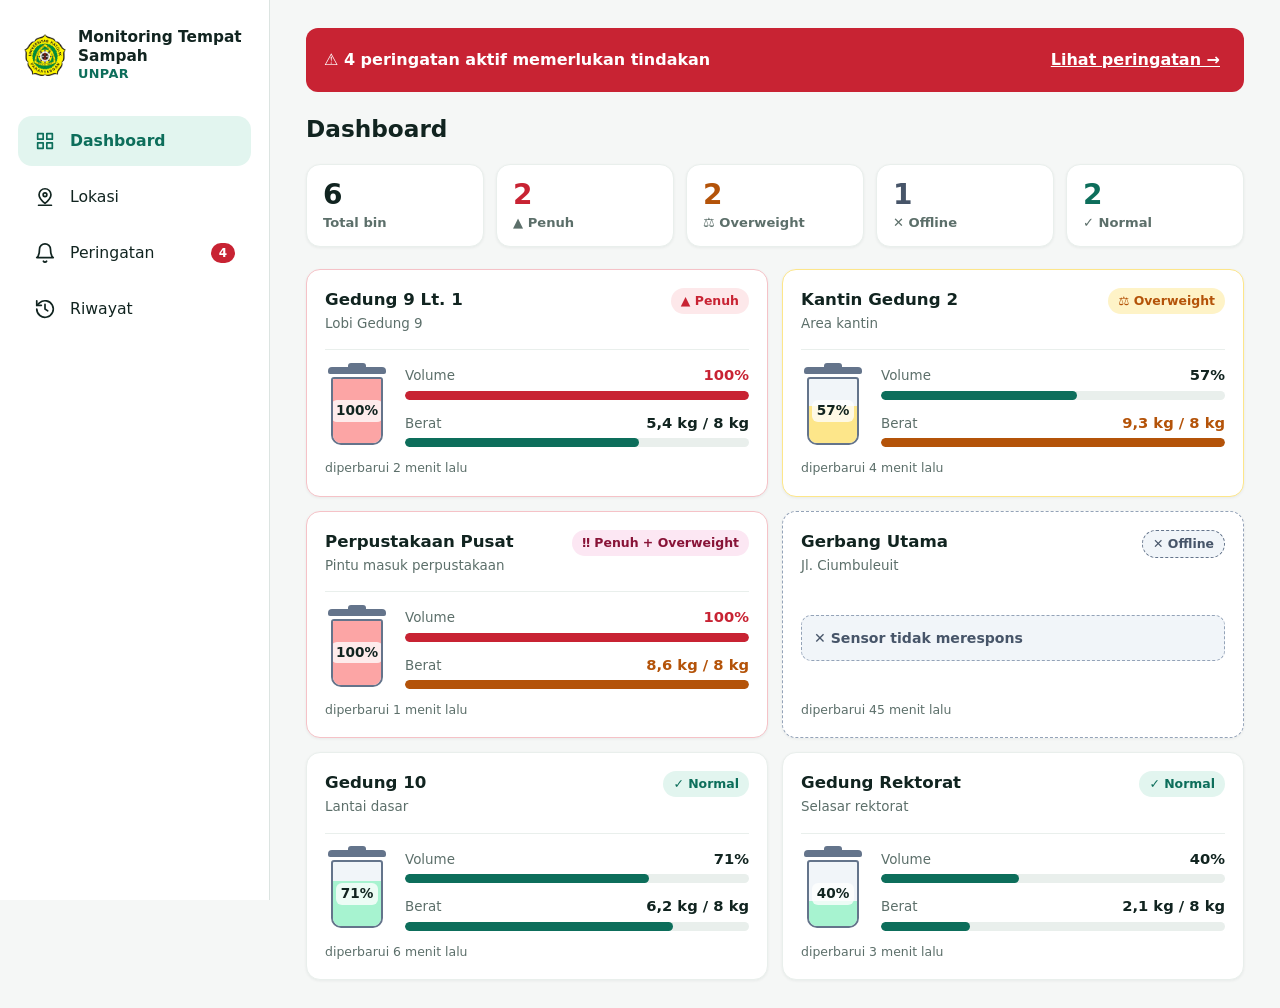
<file: src/main/resources/static/index.html>
<!DOCTYPE html>
<html lang="id">
<head>
  <meta charset="UTF-8">
  <meta name="viewport" content="width=device-width, initial-scale=1">
  <title>Dashboard · Tempat Sampah UNPAR</title>
  <link rel="stylesheet" href="css/style.css">
  <link rel="stylesheet" href="css/dashboard.css">
</head>
<body>
  <main>
    <h1>Dashboard</h1>
    <section class="summary" aria-label="Ringkasan">
      <div class="stat"><span class="stat-num" id="n-total">0</span><span>Total bin</span></div>
      <div class="stat s-PENUH"><span class="stat-num" id="n-PENUH">0</span><span>▲ Penuh</span></div>
      <div class="stat s-OVERWEIGHT"><span class="stat-num" id="n-OVERWEIGHT">0</span><span>⚖ Overweight</span></div>
      <div class="stat s-OFFLINE"><span class="stat-num" id="n-OFFLINE">0</span><span>✕ Offline</span></div>
      <div class="stat s-NORMAL"><span class="stat-num" id="n-NORMAL">0</span><span>✓ Normal</span></div>
    </section>
    <p id="kosong" class="kosong" hidden>Belum ada data tempat sampah.</p>
    <section id="cards" class="cards" aria-label="Daftar tempat sampah"></section>
  </main>

  <template id="card-tpl">
    <article class="card">
      <div class="card-head">
        <div>
          <h2 class="nama"></h2>
          <p class="lokasi"></p>
        </div>
        <span class="badge"></span>
      </div>
      <p class="offline-msg"><span aria-hidden="true">✕</span> Sensor tidak merespons</p>
      <div class="metrics">
        <div class="bin-tank" aria-hidden="true">
          <div class="bin-lid"></div>
          <div class="bin-body">
            <div class="tank-fill"></div>
            <span class="tank-pct"></span>
          </div>
        </div>
        <div class="metric-bars">
          <div class="metric">
            <div class="metric-row"><span>Volume</span><strong class="vol-text"></strong></div>
            <div class="bar" role="progressbar" aria-label="Volume" aria-valuemin="0" aria-valuemax="100"><div class="bar-fill vol-fill"></div></div>
          </div>
          <div class="metric">
            <div class="metric-row"><span>Berat</span><strong class="berat-text"></strong></div>
            <div class="bar" role="progressbar" aria-label="Berat" aria-valuemin="0" aria-valuemax="100"><div class="bar-fill berat-fill"></div></div>
          </div>
        </div>
      </div>
      <p class="updated"></p>
    </article>
  </template>

  <script src="js/mock.js"></script>
  <script src="js/common.js"></script>
  <script src="js/dashboard.js"></script>
</body>
</html>
</file>
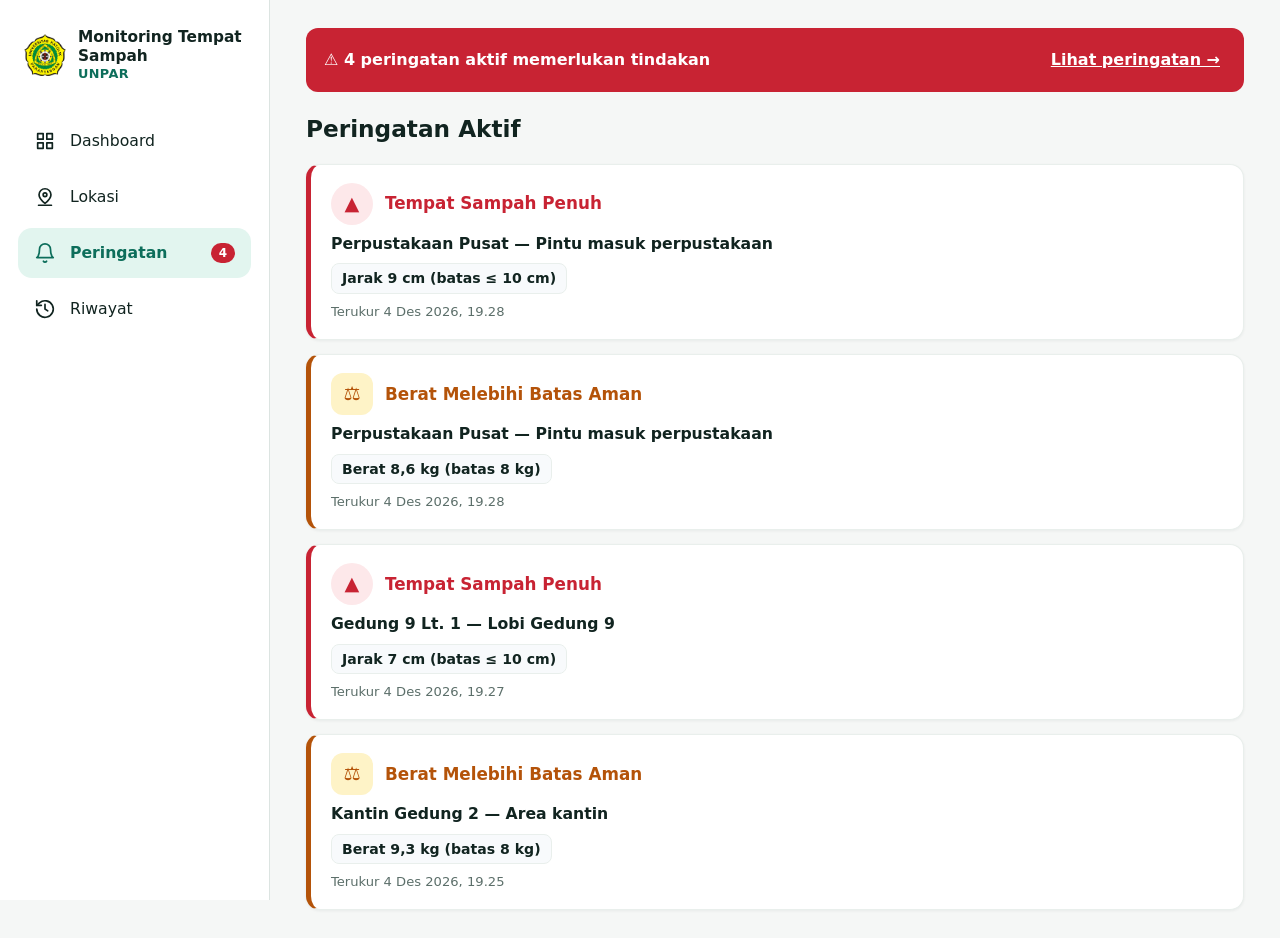
<file: src/main/resources/static/peringatan.html>
<!DOCTYPE html>
<html lang="id">
<head>
  <meta charset="UTF-8">
  <meta name="viewport" content="width=device-width, initial-scale=1">
  <title>Peringatan · Tempat Sampah UNPAR</title>
  <link rel="stylesheet" href="css/style.css">
  <link rel="stylesheet" href="css/peringatan.css">
</head>
<body>
  <main>
    <h1>Peringatan Aktif</h1>
    <p id="kosong" class="kosong" hidden><span aria-hidden="true">✓</span> Tidak ada peringatan aktif</p>
    <ul id="alerts" class="alerts"></ul>
  </main>

  <template id="alert-tpl">
    <li class="alert">
      <div class="alert-head"><span class="alert-icon" aria-hidden="true"></span><h2 class="alert-judul"></h2></div>
      <p class="alert-bin"></p>
      <p class="alert-nilai"></p>
      <p class="alert-waktu"></p>
    </li>
  </template>

  <script src="js/mock.js"></script>
  <script src="js/common.js"></script>
  <script src="js/peringatan.js"></script>
</body>
</html>
</file>
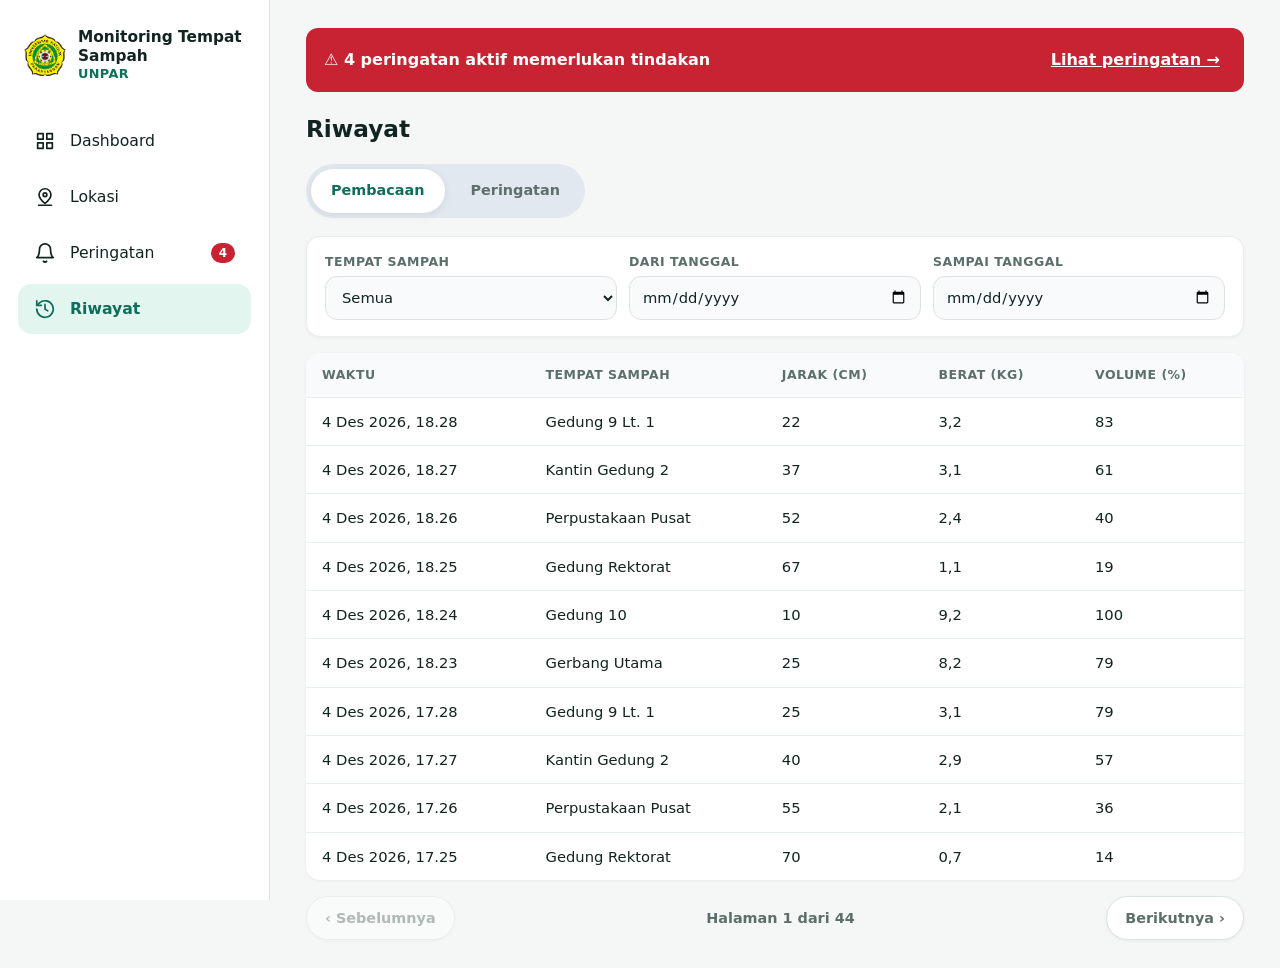
<file: src/main/resources/static/riwayat.html>
<!DOCTYPE html>
<html lang="id">
<head>
  <meta charset="UTF-8">
  <meta name="viewport" content="width=device-width, initial-scale=1">
  <title>Riwayat · Tempat Sampah UNPAR</title>
  <link rel="stylesheet" href="css/style.css">
  <link rel="stylesheet" href="css/riwayat.css">
</head>
<body>
  <main>
    <h1>Riwayat</h1>
    <div class="tabs" role="tablist">
      <button type="button" role="tab" id="tab-baca" aria-selected="true" aria-controls="panel-baca">Pembacaan</button>
      <button type="button" role="tab" id="tab-alert" aria-selected="false" aria-controls="panel-alert">Peringatan</button>
    </div>

    <section id="panel-baca" role="tabpanel" aria-labelledby="tab-baca">
      <form class="filters" id="filter">
        <label>Tempat sampah <select id="f-bin"><option value="">Semua</option></select></label>
        <label>Dari tanggal <input type="date" id="f-dari"></label>
        <label>Sampai tanggal <input type="date" id="f-sampai"></label>
      </form>
      <table class="tabel">
        <thead><tr><th>Waktu</th><th>Tempat sampah</th><th>Jarak (cm)</th><th>Berat (kg)</th><th>Volume (%)</th></tr></thead>
        <tbody id="body-baca"></tbody>
      </table>
      <p id="kosong-baca" class="kosong" hidden>Tidak ada data pembacaan.</p>
      <div id="pager-baca" class="pager"></div>
    </section>

    <section id="panel-alert" role="tabpanel" aria-labelledby="tab-alert" hidden>
      <table class="tabel">
        <thead><tr><th>Waktu</th><th>Tempat sampah</th><th>Jenis</th><th>Nilai vs batas</th><th>Status</th></tr></thead>
        <tbody id="body-alert"></tbody>
      </table>
      <p id="kosong-alert" class="kosong" hidden>Belum ada riwayat peringatan.</p>
      <div id="pager-alert" class="pager"></div>
    </section>
  </main>

  <script src="js/mock.js"></script>
  <script src="js/common.js"></script>
  <script src="js/riwayat.js"></script>
</body>
</html>
</file>
<file: src/main/resources/static/css/style.css>
* { box-sizing: border-box; }
[hidden] { display: none !important; }

:root {
  --bg: #f5f7f6;
  --surface: #ffffff;
  --ink: #112420;
  --muted: #5c6f6a;
  --line: #dce4e1;
  --soft-line: #e9efec;
  --accent: #0d6e5b;
  --accent-bg: #e2f5ef;
  --normal: #0d6e5b;
  --normal-bg: #e2f5ef;
  --penuh: #c82333;
  --penuh-bg: #fde8ea;
  --over: #b45309;
  --over-bg: #fef3c7;
  --po: #881337;
  --po-bg: #fce7f3;
  --off: #475569;
  --off-bg: #f1f5f9;
  --radius: 14px;
  --shadow: 0 1px 3px rgba(17, 36, 32, 0.06);
}

body {
  margin: 0;
  font-family: system-ui, -apple-system, "Segoe UI", Roboto, sans-serif;
  color: var(--ink);
  background: var(--bg);
  line-height: 1.45;
  padding-bottom: 76px;
}

main {
  padding: 20px 16px;
  max-width: 1140px;
  margin: 0 auto;
}

h1 {
  font-size: 1.45rem;
  font-weight: 700;
  margin: 4px 0 18px;
}

h2 {
  font-size: 1rem;
  font-weight: 700;
}

a { color: var(--accent); text-decoration: none; }
button, select, input { font: inherit; min-height: 44px; color: inherit; }
a:focus-visible, button:focus-visible, select:focus-visible, input:focus-visible {
  outline: 3px solid var(--accent);
  outline-offset: 2px;
}

/* Brand Header (Logo UNPAR + teks seperti referensi sidebar) */
.brand {
  display: flex;
  align-items: center;
  gap: 12px;
}
.brand img {
  width: 42px;
  height: 42px;
  object-fit: contain;
  flex: none;
}
.brand-text {
  display: flex;
  flex-direction: column;
  line-height: 1.25;
}
.brand-text strong {
  font-size: 0.96rem;
  font-weight: 700;
  color: var(--ink);
}
.brand-text span {
  font-size: 0.8rem;
  font-weight: 700;
  color: var(--accent);
  letter-spacing: 0.03em;
}

/* Topbar HP + Navigasi */
.mobile-bar {
  background: var(--surface);
  border-bottom: 1px solid var(--soft-line);
  padding: 10px 16px;
}

.nav {
  position: fixed;
  bottom: 0; left: 0; right: 0;
  z-index: 1000;
  display: flex;
  gap: 4px;
  padding: 6px 8px;
  background: var(--surface);
  border-top: 1px solid var(--line);
}
.nav > .brand { display: none; }
.nav a {
  flex: 1;
  position: relative;
  display: flex;
  flex-direction: column;
  align-items: center;
  justify-content: center;
  gap: 3px;
  min-height: 54px;
  border-radius: 12px;
  color: var(--ink);
  font-size: 0.75rem;
  font-weight: 500;
}
.nav a svg {
  width: 22px;
  height: 22px;
  stroke: currentColor;
  stroke-width: 1.85;
  stroke-linecap: round;
  stroke-linejoin: round;
  fill: none;
  flex: none;
}
.nav a:hover { background: #f0f4f2; }
.nav a[aria-current="page"] {
  background: var(--accent-bg);
  color: var(--accent);
  font-weight: 600;
}

.nav-count {
  background: var(--penuh);
  color: #fff;
  font-size: 0.75rem;
  font-weight: 700;
  min-width: 24px;
  height: 20px;
  padding: 0 7px;
  border-radius: 999px;
  display: inline-flex;
  align-items: center;
  justify-content: center;
  position: absolute;
  top: 4px;
  right: 14%;
}

@media (min-width: 900px) {
  body { padding: 0 0 0 270px; }
  .mobile-bar { display: none; }
  .nav {
    top: 0; right: auto;
    width: 270px;
    flex-direction: column;
    gap: 6px;
    padding: 28px 18px;
    border-top: 0;
    border-right: 1px solid var(--line);
  }
  .nav > .brand {
    display: flex;
    padding: 0 6px 28px;
  }
  .nav a {
    flex: none;
    flex-direction: row;
    justify-content: flex-start;
    gap: 14px;
    padding: 0 16px;
    min-height: 50px;
    font-size: 0.98rem;
    border-radius: 14px;
  }
  .nav-count {
    position: static;
    margin-left: auto;
  }
  main { padding: 28px 36px; }
}

/* Banner peringatan & galat */
.banner {
  display: flex;
  flex-wrap: wrap;
  align-items: center;
  justify-content: space-between;
  gap: 6px 12px;
  background: var(--penuh);
  color: #fff;
  padding: 10px 18px;
  border-radius: 12px;
  margin-bottom: 20px;
  font-weight: 600;
}
.banner a {
  color: #fff;
  text-decoration: underline;
  display: inline-flex;
  align-items: center;
  min-height: 44px;
  padding: 0 6px;
}

.error {
  background: #fffbeb;
  color: #92400e;
  border: 1px solid #f59e0b;
  padding: 12px 16px;
  border-radius: 12px;
  margin-bottom: 18px;
}

.kosong {
  background: var(--surface);
  border: 1px solid var(--soft-line);
  padding: 24px 18px;
  border-radius: var(--radius);
  color: var(--muted);
}

/* Badge status */
.badge {
  display: inline-flex;
  align-items: center;
  gap: 5px;
  padding: 4px 10px;
  border-radius: 999px;
  font-size: 0.78rem;
  font-weight: 700;
  white-space: nowrap;
}
.badge.s-NORMAL { background: var(--normal-bg); color: var(--normal); }
.badge.s-PENUH { background: var(--penuh-bg); color: var(--penuh); }
.badge.s-OVERWEIGHT { background: var(--over-bg); color: var(--over); }
.badge.s-PENUH_OVERWEIGHT { background: var(--po-bg); color: var(--po); }
.badge.s-OFFLINE { background: var(--off-bg); color: var(--off); border: 1.5px dashed #64748b; }
</file>
<file: src/main/resources/static/css/dashboard.css>
/* Gaya khusus halaman Dashboard (index.html) */
.summary {
  display: grid;
  grid-template-columns: repeat(auto-fit, minmax(130px, 1fr));
  gap: 12px;
  margin-bottom: 22px;
}

.stat {
  background: var(--surface);
  border: 1px solid var(--soft-line);
  border-radius: var(--radius);
  padding: 14px 16px;
  box-shadow: var(--shadow);
  display: flex;
  flex-direction: column;
  gap: 2px;
}
.stat-num {
  font-size: 1.75rem;
  font-weight: 800;
  line-height: 1.15;
  color: var(--ink);
}
.stat span:last-child {
  font-size: 0.82rem;
  font-weight: 600;
  color: var(--muted);
}
.stat.s-PENUH .stat-num { color: var(--penuh); }
.stat.s-OVERWEIGHT .stat-num { color: var(--over); }
.stat.s-OFFLINE .stat-num { color: var(--off); }
.stat.s-NORMAL .stat-num { color: var(--normal); }

/* Kartu tempat sampah */
.cards {
  display: grid;
  gap: 14px;
}
@media (min-width: 640px) {
  .cards { grid-template-columns: repeat(auto-fill, minmax(320px, 1fr)); }
}

.card {
  background: var(--surface);
  border: 1px solid var(--soft-line);
  border-radius: var(--radius);
  padding: 18px;
  box-shadow: var(--shadow);
  display: flex;
  flex-direction: column;
  justify-content: space-between;
}
.card.s-PENUH, .card.s-PENUH_OVERWEIGHT { border-color: #f5c2c7; }
.card.s-OVERWEIGHT { border-color: #fde68a; }
.card.s-OFFLINE { border-style: dashed; border-color: #94a3b8; }

.card-head {
  display: flex;
  justify-content: space-between;
  align-items: flex-start;
  gap: 10px;
}
.card h2 { margin: 0; font-size: 1.04rem; }
.lokasi {
  margin: 2px 0 0;
  color: var(--muted);
  font-size: 0.84rem;
}

/* Visualisasi tempat sampah terisi + bar sensor */
.metrics {
  display: flex;
  align-items: center;
  gap: 16px;
  margin-top: 16px;
  padding-top: 14px;
  border-top: 1px solid var(--soft-line);
}

.bin-tank {
  width: 64px;
  flex: none;
  display: flex;
  flex-direction: column;
  align-items: center;
}
.bin-lid {
  width: 58px;
  height: 7px;
  background: #64748b;
  border-radius: 4px 4px 2px 2px;
  position: relative;
  margin-bottom: 3px;
}
.bin-lid::before {
  content: "";
  position: absolute;
  top: -4px;
  left: 50%;
  transform: translateX(-50%);
  width: 18px;
  height: 4px;
  border-radius: 3px 3px 0 0;
  background: #64748b;
}
.bin-body {
  width: 52px;
  height: 68px;
  border: 2.5px solid #64748b;
  border-top-width: 2px;
  border-radius: 3px 3px 10px 10px;
  background: #f1f5f9;
  position: relative;
  overflow: hidden;
  display: flex;
  align-items: center;
  justify-content: center;
}
.tank-fill {
  position: absolute;
  left: 0; right: 0; bottom: 0;
  background: #a7f3d0;
  transition: height 0.3s ease;
}
.s-PENUH .tank-fill, .s-PENUH_OVERWEIGHT .tank-fill { background: #fca5a5; }
.s-OVERWEIGHT .tank-fill { background: #fde68a; }

.tank-pct {
  position: relative;
  z-index: 1;
  font-size: 0.85rem;
  font-weight: 800;
  color: var(--ink);
  background: rgba(255, 255, 255, 0.78);
  padding: 1px 5px;
  border-radius: 6px;
}

.metric-bars {
  flex: 1;
  display: grid;
  gap: 12px;
}
.metric-row {
  display: flex;
  justify-content: space-between;
  align-items: baseline;
  font-size: 0.84rem;
  color: var(--muted);
  margin-bottom: 5px;
}
.vol-text, .berat-text {
  font-size: 0.92rem;
  font-weight: 700;
  color: var(--ink);
}
.s-PENUH .vol-text, .s-PENUH_OVERWEIGHT .vol-text { color: var(--penuh); }
.s-OVERWEIGHT .berat-text, .s-PENUH_OVERWEIGHT .berat-text { color: var(--over); }

.bar {
  height: 9px;
  background: #e9efec;
  border-radius: 999px;
  overflow: hidden;
}
.bar-fill {
  height: 100%;
  border-radius: 999px;
  background: var(--normal);
  transition: width 0.3s ease;
}
.s-PENUH .vol-fill, .s-PENUH_OVERWEIGHT .vol-fill { background: var(--penuh); }
.s-OVERWEIGHT .berat-fill, .s-PENUH_OVERWEIGHT .berat-fill { background: var(--over); }

.offline-msg {
  margin: 14px 0 2px;
  padding: 12px;
  background: var(--off-bg);
  border: 1.5px dashed #94a3b8;
  border-radius: 10px;
  color: var(--off);
  font-size: 0.88rem;
  font-weight: 600;
}

.updated {
  margin: 12px 0 0;
  font-size: 0.78rem;
  color: var(--muted);
}
</file>
<file: src/main/resources/static/css/peringatan.css>
/* Gaya khusus halaman Peringatan (peringatan.html) */
.alerts {
  list-style: none;
  padding: 0;
  margin: 0;
  display: grid;
  gap: 14px;
}

.alert {
  background: var(--surface);
  border: 1px solid var(--soft-line);
  border-radius: var(--radius);
  padding: 18px 20px;
  box-shadow: var(--shadow);
  position: relative;
  overflow: hidden;
}
.alert-PENUH {
  border-left: 5px solid var(--penuh);
}
.alert-OVERWEIGHT {
  border-left: 5px solid var(--over);
}

.alert-head {
  display: flex;
  align-items: center;
  gap: 12px;
}
.alert-icon {
  width: 42px;
  height: 42px;
  flex: none;
  display: flex;
  align-items: center;
  justify-content: center;
  font-size: 1.2rem;
  font-weight: 700;
}
.alert-PENUH .alert-icon {
  background: var(--penuh-bg);
  color: var(--penuh);
  border-radius: 50%;
}
.alert-OVERWEIGHT .alert-icon {
  background: var(--over-bg);
  color: var(--over);
  border-radius: 12px;
}

.alert h2 {
  font-size: 1.05rem;
  margin: 0;
}
.alert-PENUH h2 { color: var(--penuh); }
.alert-OVERWEIGHT h2 { color: var(--over); }

.alert p { margin: 8px 0 0; }
.alert-bin { font-weight: 700; font-size: 0.98rem; }
.alert-nilai {
  display: inline-block;
  padding: 4px 10px;
  border-radius: 8px;
  background: #f8fafc;
  border: 1px solid var(--soft-line);
  font-size: 0.88rem;
  font-weight: 600;
}
.alert-waktu {
  color: var(--muted);
  font-size: 0.82rem;
}
</file>
<file: src/main/resources/static/css/riwayat.css>
/* Gaya khusus halaman Riwayat (riwayat.html) */
.tabs {
  display: inline-flex;
  gap: 6px;
  padding: 5px;
  background: #e2e8f0;
  border-radius: 999px;
  margin-bottom: 18px;
}
.tabs button {
  background: none;
  border: 0;
  padding: 0 20px;
  min-height: 44px;
  border-radius: 999px;
  font-size: 0.9rem;
  font-weight: 600;
  color: var(--muted);
  cursor: pointer;
  transition: background 0.15s ease, color 0.15s ease;
}
.tabs button[aria-selected="true"] {
  background: var(--surface);
  color: var(--accent);
  box-shadow: 0 2px 8px rgba(15, 23, 42, 0.08);
}

.filters {
  display: grid;
  gap: 12px;
  margin-bottom: 16px;
  padding: 16px 18px;
  background: var(--surface);
  border: 1px solid var(--soft-line);
  border-radius: var(--radius);
  box-shadow: var(--shadow);
}
@media (min-width: 640px) {
  .filters { grid-template-columns: repeat(3, 1fr); }
}
.filters label {
  display: flex;
  flex-direction: column;
  gap: 5px;
  font-size: 0.78rem;
  font-weight: 700;
  text-transform: uppercase;
  letter-spacing: 0.04em;
  color: var(--muted);
}
.filters select, .filters input {
  padding: 8px 12px;
  border: 1px solid var(--line);
  border-radius: 12px;
  background: #f8fafc;
  font-size: 0.92rem;
  font-weight: 500;
  color: var(--ink);
}

.tabel {
  width: 100%;
  border-collapse: collapse;
  background: var(--surface);
  border-radius: var(--radius);
  box-shadow: var(--shadow);
  overflow: hidden;
}
.tabel th, .tabel td {
  padding: 13px 16px;
  text-align: left;
  border-bottom: 1px solid var(--soft-line);
  font-size: 0.92rem;
}
.tabel th {
  background: #f8fafc;
  color: var(--muted);
  font-size: 0.78rem;
  font-weight: 700;
  text-transform: uppercase;
  letter-spacing: 0.04em;
}
.tabel tbody tr:last-child td { border-bottom: 0; }
.tabel tbody tr:hover { background: #f8fafc; }

/* Kartu bertumpuk di HP */
@media (max-width: 639px) {
  .tabel thead { display: none; }
  .tabel, .tabel tbody, .tabel tr { display: block; }
  .tabel { background: none; box-shadow: none; }
  .tabel tr {
    background: var(--surface);
    border: 1px solid var(--soft-line);
    border-radius: var(--radius);
    margin-bottom: 12px;
    padding: 8px 0;
    box-shadow: var(--shadow);
  }
  .tabel td {
    display: flex;
    justify-content: space-between;
    gap: 12px;
    border: 0;
    padding: 7px 16px;
    text-align: right;
  }
  .tabel td::before {
    content: attr(data-label);
    font-weight: 600;
    color: var(--muted);
    text-align: left;
  }
}

.pager {
  display: flex;
  align-items: center;
  justify-content: space-between;
  gap: 10px;
  margin-top: 16px;
  font-size: 0.9rem;
  color: var(--muted);
  font-weight: 600;
}
.pager button {
  padding: 0 18px;
  background: var(--surface);
  border: 1px solid var(--line);
  border-radius: 999px;
  font-weight: 600;
  cursor: pointer;
  box-shadow: var(--shadow);
}
.pager button:hover:not(:disabled) {
  border-color: var(--accent);
  color: var(--accent);
}
.pager button:disabled {
  opacity: 0.45;
  cursor: default;
}
</file>
